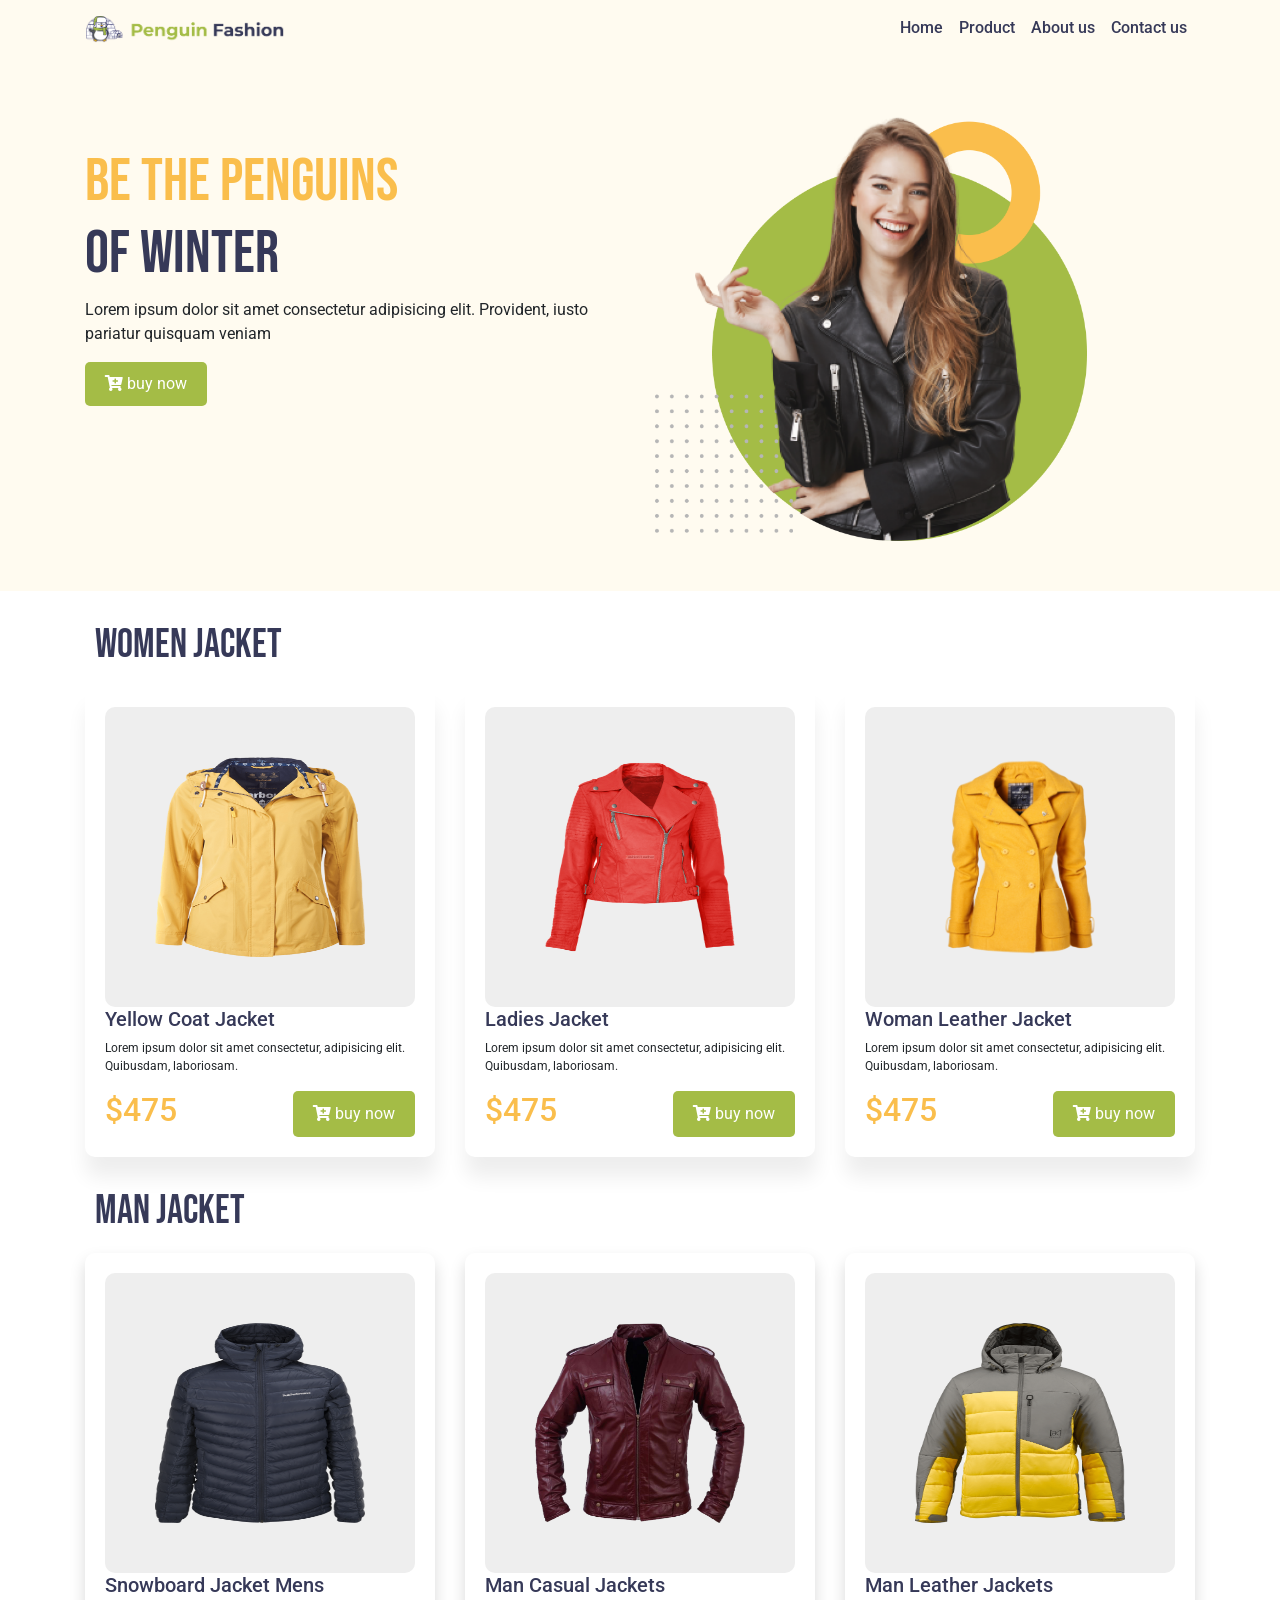
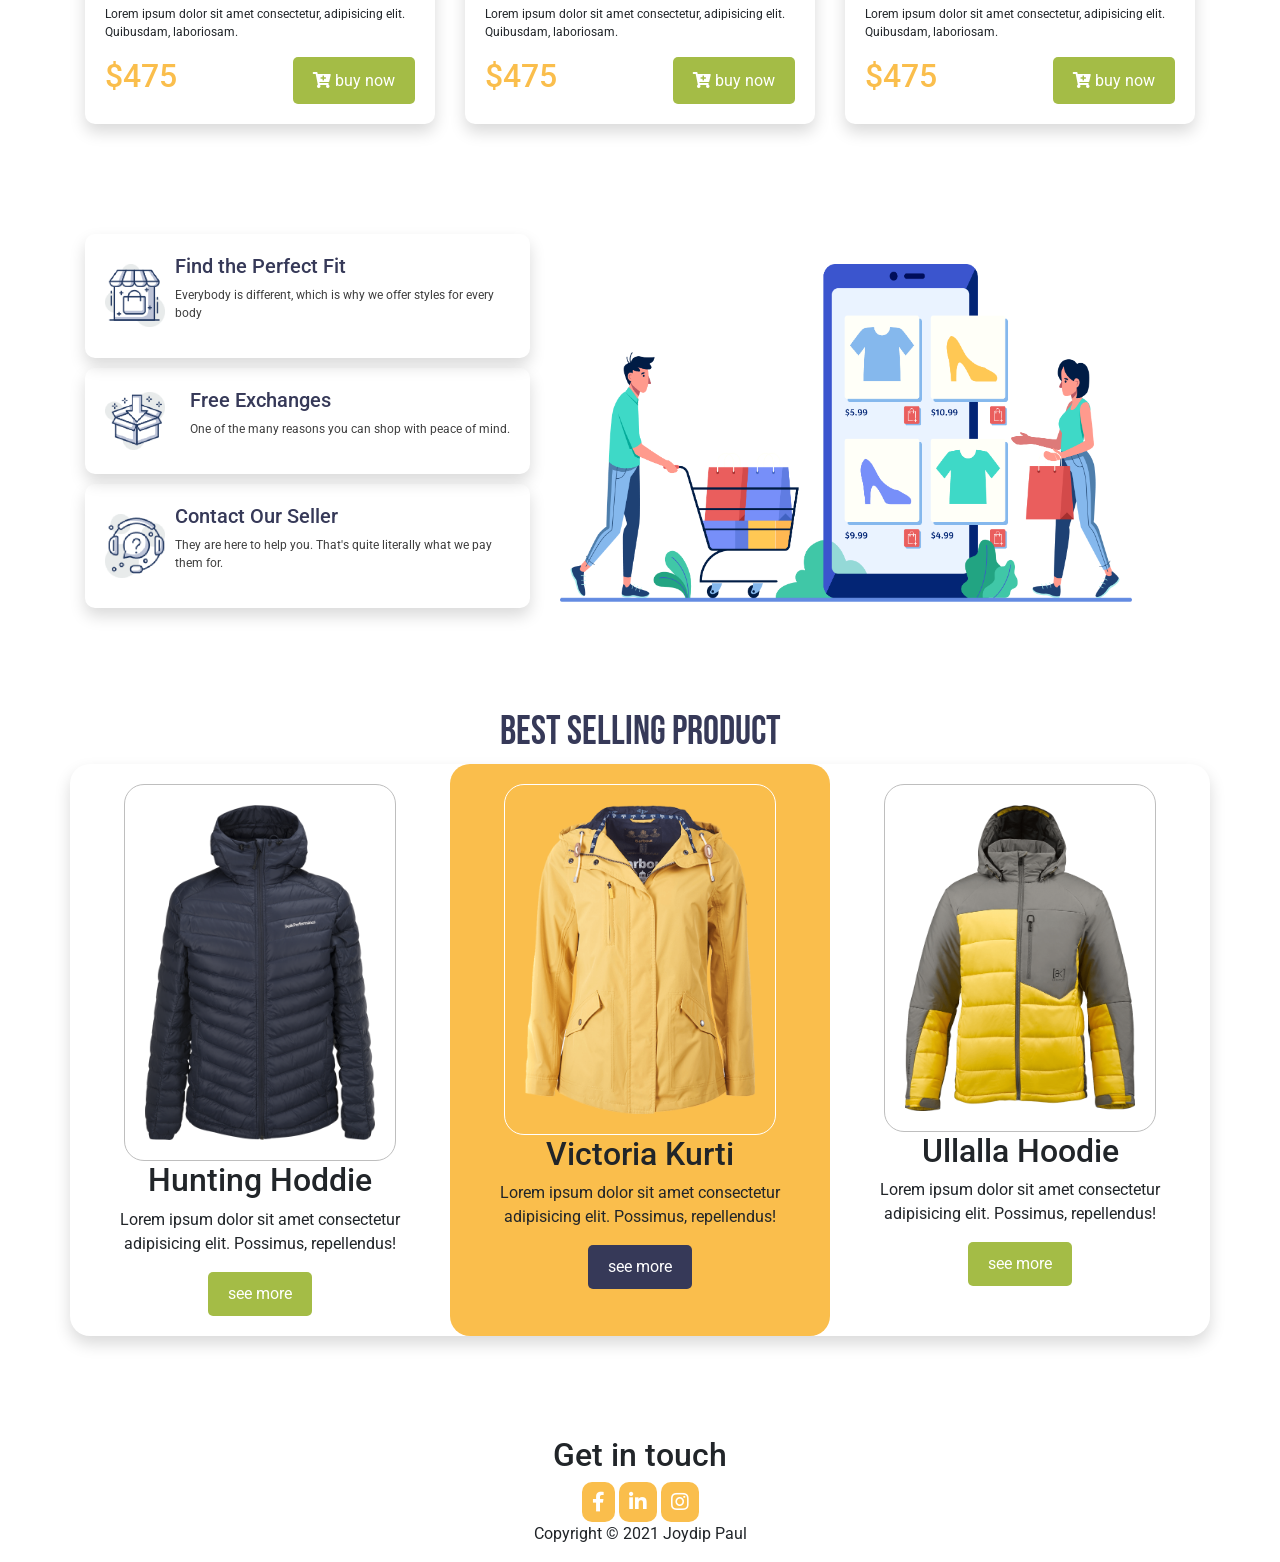
<file: Penguin Fashion/index.html>
<!DOCTYPE html>
<html lang="en">
<head>
    <meta charset="UTF-8">
    <meta name="viewport" content="width=device-width, initial-scale=1.0">
    <title>Penguin Fashion</title>
    <link rel="stylesheet" href="css/bootstrap.min.css">
    <link rel="stylesheet" href="css/font-awesome.min.css">
    <link rel="stylesheet" href="css/style.css">
    <link rel="stylesheet" href="css/responsive.css">
</head>
<body>
    <!-- NavBar Area Start -->
    <nav class="navbar navbar-expand-lg navbar">
        <div class="container">
            <a class="navbar-brand" href="#">
                <img src="img/logo.png" alt="Logo" class="logo">
            </a>
            <button class="navbar-toggler" type="button" data-bs-toggle="collapse" data-bs-target="#navbarNav" aria-controls="navbarNav" aria-expanded="false" aria-label="Toggle navigation">
                <span class="navbar-toggler-icon"></span>
            </button>
            <div class="collapse navbar-collapse" id="navbarNav">
                
                <ul class="navbar-nav ml-auto">
                    <li class="nav-item">
                        <a class="nav-link active" aria-current="page" href="#">Home</a>
                    </li>
                    <li class="nav-item">
                        <a class="nav-link" href="#">Product</a>
                    </li>
                    <li class="nav-item">
                        <a class="nav-link" href="#">About us</a>
                    </li>
                    <li class="nav-item">
                        <a class="nav-link" href="#">Contact us</a>
                    </li>
                </ul> 
            </div>
        </div>
    </nav>
    <!-- NavBar Area End -->


    <!-- Banner Area Start -->
    <section class="banner-area">
        <div class="container">
            <div class="row">
                <div class="col-lg-6 banner-content">
                   <h2> <span>Be The penguins</span> <br> of winter</h2>
                   <p>Lorem ipsum dolor sit amet consectetur adipisicing elit. Provident, iusto pariatur quisquam veniam</p>
                   <button class="theme-button"><i class="fas fa-cart-plus"></i>  buy now</button>
                </div>
                <div class="col-lg-6">
                    <img src="img/banner-1.png" alt="" class="banner-img img-fluid">
                </div>
            </div>
        </div>
    </section>
    <!-- Banner Area End -->


    <!-- Women Category Start -->
    <section class="women-category">
        <div class="container">
            <div class="product-title">
                <h3>Women Jacket</h3>
            </div>
            <div class="row">
                <div class="col-xl-4 col-lg-4 col-md-4">
                    <div class="single-item">
                        <div class="imgbox">
                            <img src="img/gDress-1.png" alt="" class="img-fluid">
                        </div>
                        <div class="card-content">
                            <h2>Yellow Coat Jacket </h2>
                            <p>Lorem ipsum dolor sit amet consectetur, adipisicing elit. Quibusdam, laboriosam.</p>
                        </div>
                        <div class="CardFooter">
                            <h2>$475</h2>
                            <button class="theme-button"><i class="fas fa-cart-plus"></i>  buy now</button>
                        </div>
                    </div>
                </div>

                <div class="col-xl-4 col-lg-4 col-md-4">
                    <div class="single-item">
                        <div class="imgbox">
                            <img src="img/gDress-2.png" alt="" class="img-fluid">
                        </div>
                        <div class="card-content">
                            <h2>Ladies Jacket </h2>
                            <p>Lorem ipsum dolor sit amet consectetur, adipisicing elit. Quibusdam, laboriosam.</p>
                        </div>
                        <div class="CardFooter">
                            <h2>$475</h2>
                            <button class="theme-button"><i class="fas fa-cart-plus"></i>  buy now</button>
                        </div>
                    </div>
                </div>

                <div class="col-xl-4 col-lg-4 col-md-4">
                    <div class="single-item">
                        <div class="imgbox">
                            <img src="img/gDress-3.png" alt="" class="img-fluid">
                        </div>
                        <div class="card-content">
                            <h2>Woman Leather Jacket </h2>
                            <p>Lorem ipsum dolor sit amet consectetur, adipisicing elit. Quibusdam, laboriosam.</p>
                        </div>
                        <div class="CardFooter">
                            <h2>$475</h2>
                            <button class="theme-button"><i class="fas fa-cart-plus"></i>  buy now</button>
                        </div>
                    </div>
                </div>
            </div>
        </div>   
    </section>
      <!-- Women Category End -->


    <!-- Man Category Start -->
    <section class="man-category">
        <div class="container">
            <div class="product-title">
                <h3>Man Jacket</h3>
            </div>
            <div class="row">
                <div class="col-lg-4 col-md-4">
                    <div class="single-item shadow">
                        <div class="imgbox">
                            <img src="img/bDress-1.png" alt="" class="img-fluid">
                        </div>
                        <div class="card-content">
                            <h2>Snowboard Jacket Mens</h2>
                            <p>Lorem ipsum dolor sit amet consectetur, adipisicing elit. Quibusdam, laboriosam.</p>
                        </div>
                        <div class="CardFooter">
                            <h2>$475</h2>
                            <button class="theme-button"><i class="fas fa-cart-plus"></i>  buy now</button>
                        </div>
                    </div>
                </div>

                <div class="col-lg-4 col-md-4">
                    <div class="single-item shadow">
                        <div class="imgbox">
                            <img src="img/bDress-2.png" alt="" class="img-fluid">
                        </div>
                        <div class="card-content">
                            <h2>Man Casual Jackets</h2>
                            <p>Lorem ipsum dolor sit amet consectetur, adipisicing elit. Quibusdam, laboriosam.</p>
                        </div>
                        <div class="CardFooter">
                            <h2>$475</h2>
                            <button class="theme-button"><i class="fas fa-cart-plus"></i>  buy now</button>
                        </div>
                    </div>
                </div>

                <div class="col-lg-4 col-md-4">
                    <div class="single-item shadow">
                        <div class="imgbox">
                            <img src="img/bDress-3.png" alt="" class="img-fluid">
                        </div>
                        <div class="card-content">
                            <h2>Man Leather Jackets</h2>
                            <p>Lorem ipsum dolor sit amet consectetur, adipisicing elit. Quibusdam, laboriosam.</p>
                        </div>
                        <div class="CardFooter">
                            <h2>$475</h2>
                            <button class="theme-button"><i class="fas fa-cart-plus"></i>  buy now</button>
                        </div>
                    </div>
                </div>
            </div>
        </div>   
    </section>
        <!-- Man Category End -->


    <!-- About Area Start -->
    <section class="about-area h-100">
        <div class="container">
            <div class="row">
                <div class="col-lg-5">
                    <div class="single-box shadow">
                        <div class="icon">
                            <img src="img/icon-1.png" alt="">
                        </div>
                        <div class="box-content">
                            <h2>Find the Perfect Fit</h2>
                            <p>Everybody is different, which is why we
                                offer styles for every body</p>
                        </div>
                    </div>

                    <div class="single-box shadow">
                        <div class="icon">
                            <img src="img/icon-2.png" alt="">
                        </div>
                        <div class="box-content">
                            <h2>Free Exchanges</h2>
                            <p>One of the many reasons you can shop
                                with peace of mind.</p>
                        </div>
                    </div>

                    <div class="single-box shadow">
                        <div class="icon">
                            <img src="img/icon-3.png" alt="">
                        </div>
                        <div class="box-content">
                            <h2>Contact Our Seller</h2>
                            <p>They are here to help you. That's quite 
                                literally what we pay them for.</p>
                        </div>
                    </div>
                </div>
                <div class="col-lg-7">
                    <div class="banner-img-2">
                        <img src="img/banner-2.png" alt="">
                    </div>
                </div>
            </div>
        </div>
    </section>
     <!-- About Area End -->


    <!-- Best Product Area Start -->
    <section class="best-product h-100">
        <div class="container">
            <h3 class="text-center Product-title">Best Selling Product</h3>
            <div class="row shadow" style="border-radius:20px">
                <div class="col-lg-4 best-product-box  text-center">
                    <img src="img/bDress-1.png" alt="" class="img-fluid">
                    <h2>Hunting Hoddie</h2>
                    <p>Lorem ipsum dolor sit amet consectetur adipisicing elit. Possimus, repellendus!</p>
                    <button class="theme-button">see more</button>
                </div>
                
                <div class="col-lg-4 best-product-box  text-center middle">
                    <img src="img/gDress-1.png" alt="" class="img-fluid">
                    <h2>Victoria Kurti</h2>
                    <p>Lorem ipsum dolor sit amet consectetur adipisicing elit. Possimus, repellendus!</p>
                    <button class="theme-button">see more</button>
                </div>

                <div class="col-lg-4 best-product-box  text-center">
                    <img src="img/bDress-3.png" alt="" class="img-fluid">
                    <h2>Ullalla Hoodie</h2>
                    <p>Lorem ipsum dolor sit amet consectetur adipisicing elit. Possimus, repellendus!</p>
                    <button class="theme-button">see more</button>
                </div>
            </div>
        </div>
    </section>
    <!-- Best Product Area End -->


    <!-- Footer Area Start -->
    <section class="footer-area h-100">
        <div class="container">
            <div class="col-lg-12">
                <h2 class="text-center">Get in touch</h2>
                <div class="social-link text-center">
                    <a href="https://www.facebook.com/joydippaul72/" target="_blank"><i class="fab fa-facebook-f"></i></a>
                    <a href="https://www.linkedin.com/in/joydip-paul-90b447190/" target="_blank"><i class="fab fa-linkedin-in"></i></a>
                    <a href="https://www.instagram.com/joydip_jishu/" target="_blank"><i class="fab fa-instagram"></i></a>
                </div>
                <p class="text-center">Copyright © 2021 Joydip Paul</p>
            </div>
        </div>
    </section>
    <!-- Footer Area End -->



    
    <script src="js/bootstrap.min.js"></script>
</body>
</html>
</file>
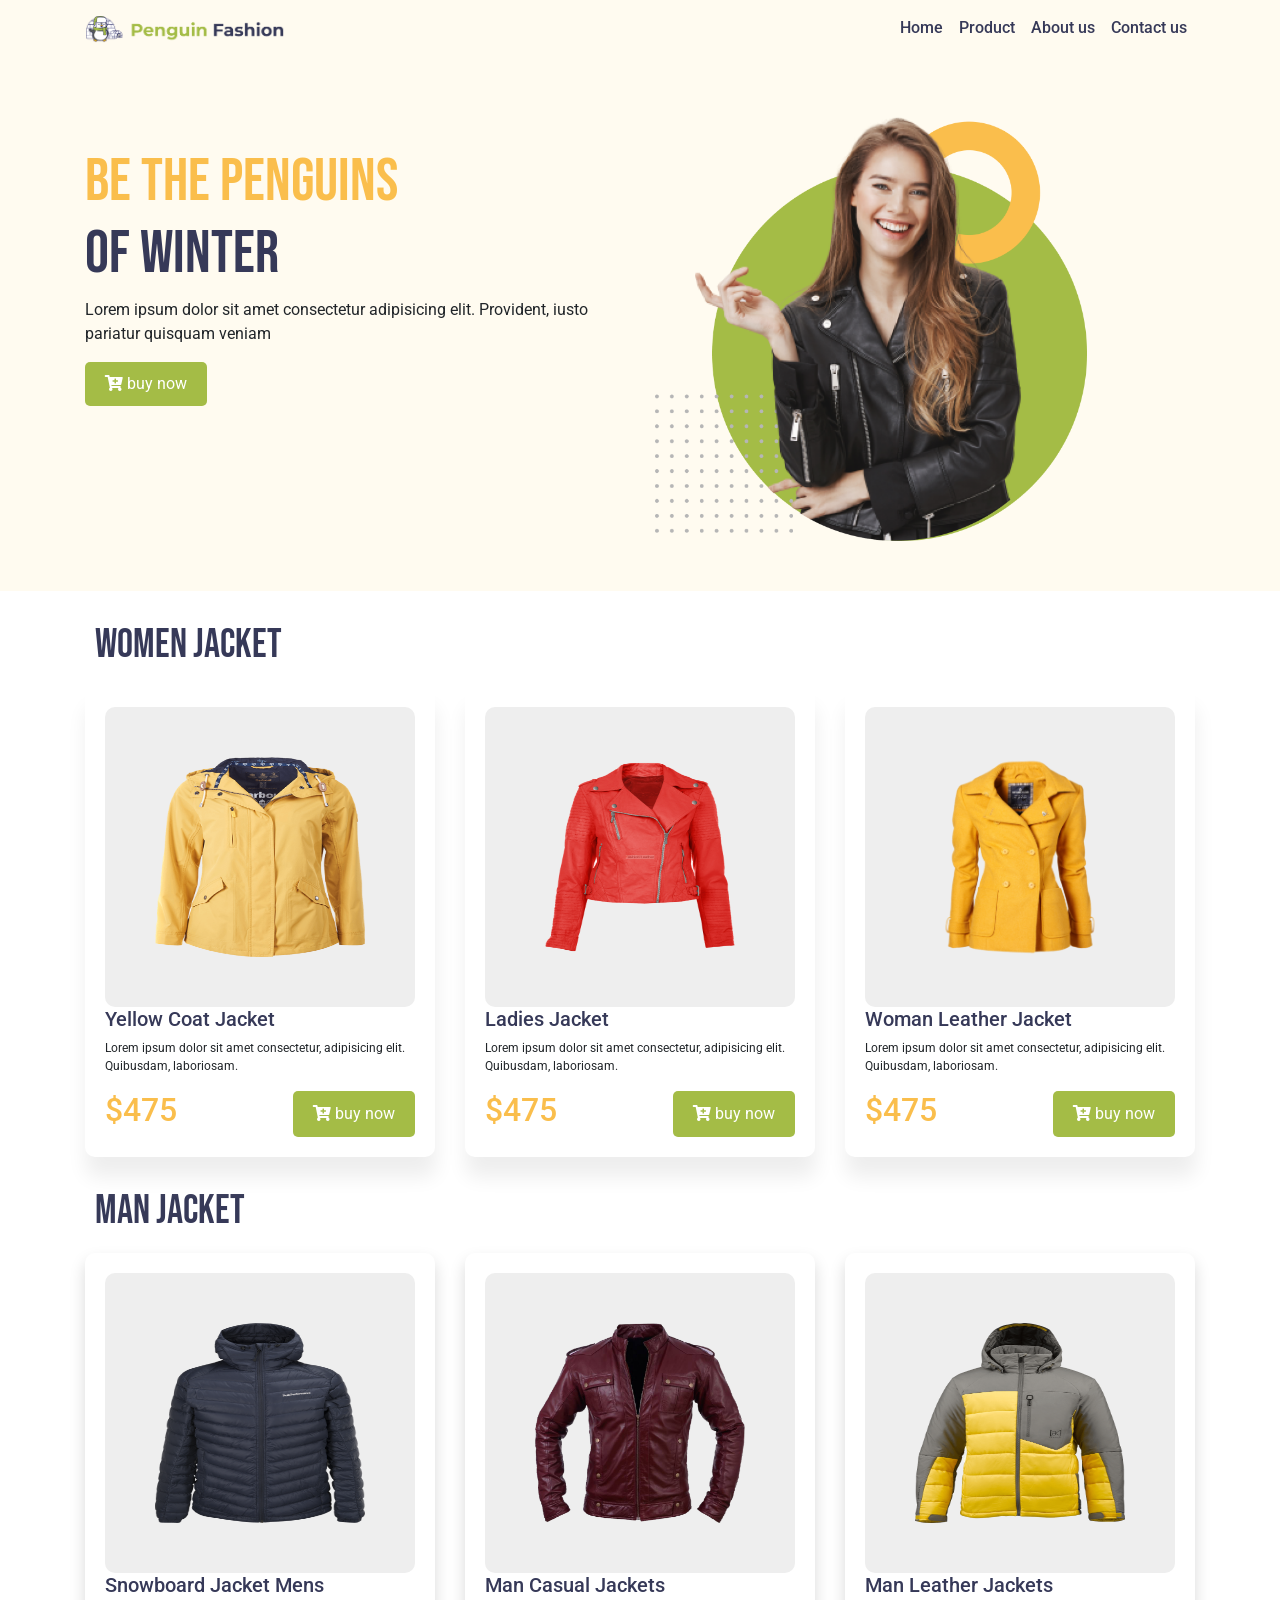
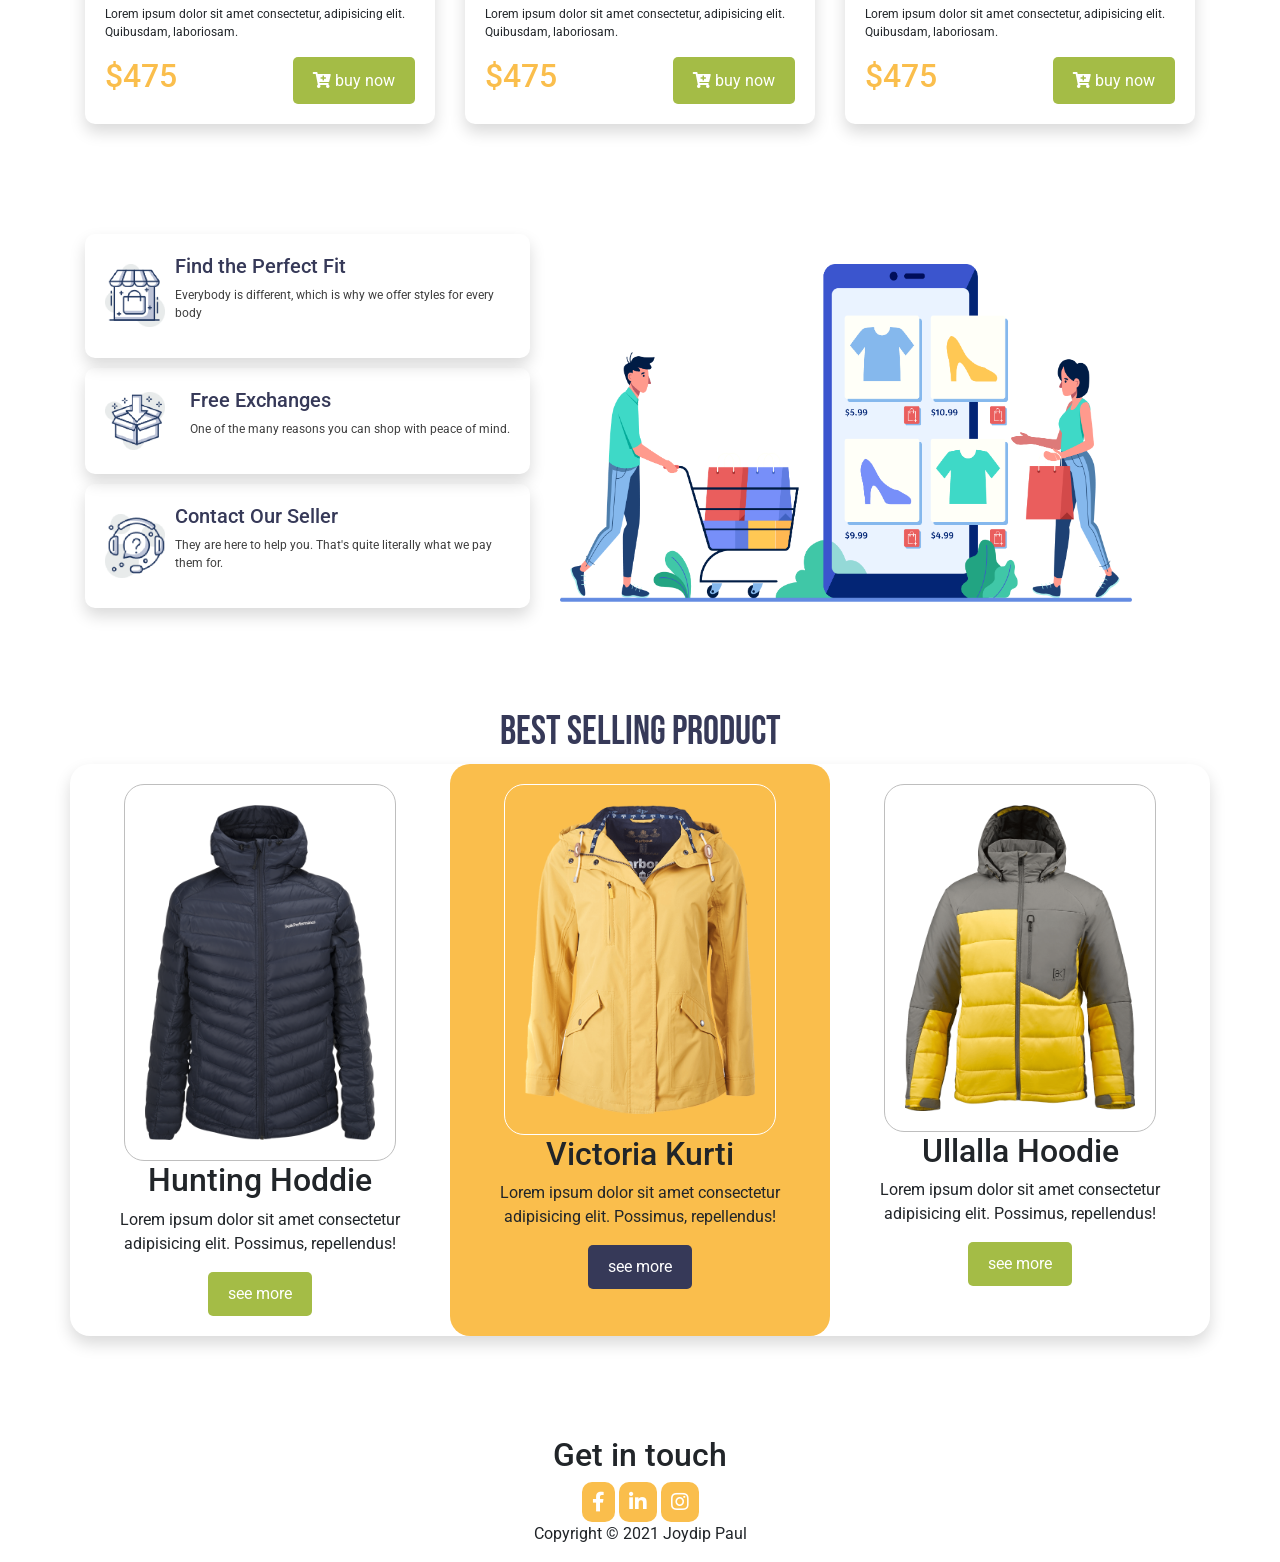
<file: PenguinFashion/index.html>
<!DOCTYPE html>
<html lang="en">
<head>
    <meta charset="UTF-8">
    <meta name="viewport" content="width=device-width, initial-scale=1.0">
    <title>Penguin Fashion</title>
    <link rel="stylesheet" href="css/bootstrap.min.css">
    <link rel="stylesheet" href="css/font-awesome.min.css">
    <link rel="stylesheet" href="css/style.css">
    <link rel="stylesheet" href="css/responsive.css">
</head>
<body>
    <!-- NavBar Area Start -->
    <nav class="navbar navbar-expand-lg navbar">
        <div class="container">
            <a class="navbar-brand" href="#">
                <img src="img/logo.png" alt="Logo" class="logo">
            </a>
            <button class="navbar-toggler" type="button" data-bs-toggle="collapse" data-bs-target="#navbarNav" aria-controls="navbarNav" aria-expanded="false" aria-label="Toggle navigation">
                <span class="navbar-toggler-icon"></span>
            </button>
            <div class="collapse navbar-collapse" id="navbarNav">
                
                <ul class="navbar-nav ml-auto">
                    <li class="nav-item">
                        <a class="nav-link active" aria-current="page" href="#">Home</a>
                    </li>
                    <li class="nav-item">
                        <a class="nav-link" href="#">Product</a>
                    </li>
                    <li class="nav-item">
                        <a class="nav-link" href="#">About us</a>
                    </li>
                    <li class="nav-item">
                        <a class="nav-link" href="#">Contact us</a>
                    </li>
                </ul> 
            </div>
        </div>
    </nav>
    <!-- NavBar Area End -->


    <!-- Banner Area Start -->
    <section class="banner-area">
        <div class="container">
            <div class="row">
                <div class="col-lg-6 banner-content">
                   <h2> <span>Be The penguins</span> <br> of winter</h2>
                   <p>Lorem ipsum dolor sit amet consectetur adipisicing elit. Provident, iusto pariatur quisquam veniam</p>
                   <button class="theme-button"><i class="fas fa-cart-plus"></i>  buy now</button>
                </div>
                <div class="col-lg-6">
                    <img src="img/banner-1.png" alt="" class="banner-img img-fluid">
                </div>
            </div>
        </div>
    </section>
    <!-- Banner Area End -->


    <!-- Women Category Start -->
    <section class="women-category">
        <div class="container">
            <div class="product-title">
                <h3>Women Jacket</h3>
            </div>
            <div class="row">
                <div class="col-xl-4 col-lg-4 col-md-4">
                    <div class="single-item">
                        <div class="imgbox">
                            <img src="img/gDress-1.png" alt="" class="img-fluid">
                        </div>
                        <div class="card-content">
                            <h2>Yellow Coat Jacket </h2>
                            <p>Lorem ipsum dolor sit amet consectetur, adipisicing elit. Quibusdam, laboriosam.</p>
                        </div>
                        <div class="CardFooter">
                            <h2>$475</h2>
                            <button class="theme-button"><i class="fas fa-cart-plus"></i>  buy now</button>
                        </div>
                    </div>
                </div>

                <div class="col-xl-4 col-lg-4 col-md-4">
                    <div class="single-item">
                        <div class="imgbox">
                            <img src="img/gDress-2.png" alt="" class="img-fluid">
                        </div>
                        <div class="card-content">
                            <h2>Ladies Jacket </h2>
                            <p>Lorem ipsum dolor sit amet consectetur, adipisicing elit. Quibusdam, laboriosam.</p>
                        </div>
                        <div class="CardFooter">
                            <h2>$475</h2>
                            <button class="theme-button"><i class="fas fa-cart-plus"></i>  buy now</button>
                        </div>
                    </div>
                </div>

                <div class="col-xl-4 col-lg-4 col-md-4">
                    <div class="single-item">
                        <div class="imgbox">
                            <img src="img/gDress-3.png" alt="" class="img-fluid">
                        </div>
                        <div class="card-content">
                            <h2>Woman Leather Jacket </h2>
                            <p>Lorem ipsum dolor sit amet consectetur, adipisicing elit. Quibusdam, laboriosam.</p>
                        </div>
                        <div class="CardFooter">
                            <h2>$475</h2>
                            <button class="theme-button"><i class="fas fa-cart-plus"></i>  buy now</button>
                        </div>
                    </div>
                </div>
            </div>
        </div>   
    </section>
      <!-- Women Category End -->


    <!-- Man Category Start -->
    <section class="man-category">
        <div class="container">
            <div class="product-title">
                <h3>Man Jacket</h3>
            </div>
            <div class="row">
                <div class="col-lg-4 col-md-4">
                    <div class="single-item shadow">
                        <div class="imgbox">
                            <img src="img/bDress-1.png" alt="" class="img-fluid">
                        </div>
                        <div class="card-content">
                            <h2>Snowboard Jacket Mens</h2>
                            <p>Lorem ipsum dolor sit amet consectetur, adipisicing elit. Quibusdam, laboriosam.</p>
                        </div>
                        <div class="CardFooter">
                            <h2>$475</h2>
                            <button class="theme-button"><i class="fas fa-cart-plus"></i>  buy now</button>
                        </div>
                    </div>
                </div>

                <div class="col-lg-4 col-md-4">
                    <div class="single-item shadow">
                        <div class="imgbox">
                            <img src="img/bDress-2.png" alt="" class="img-fluid">
                        </div>
                        <div class="card-content">
                            <h2>Man Casual Jackets</h2>
                            <p>Lorem ipsum dolor sit amet consectetur, adipisicing elit. Quibusdam, laboriosam.</p>
                        </div>
                        <div class="CardFooter">
                            <h2>$475</h2>
                            <button class="theme-button"><i class="fas fa-cart-plus"></i>  buy now</button>
                        </div>
                    </div>
                </div>

                <div class="col-lg-4 col-md-4">
                    <div class="single-item shadow">
                        <div class="imgbox">
                            <img src="img/bDress-3.png" alt="" class="img-fluid">
                        </div>
                        <div class="card-content">
                            <h2>Man Leather Jackets</h2>
                            <p>Lorem ipsum dolor sit amet consectetur, adipisicing elit. Quibusdam, laboriosam.</p>
                        </div>
                        <div class="CardFooter">
                            <h2>$475</h2>
                            <button class="theme-button"><i class="fas fa-cart-plus"></i>  buy now</button>
                        </div>
                    </div>
                </div>
            </div>
        </div>   
    </section>
        <!-- Man Category End -->


    <!-- About Area Start -->
    <section class="about-area h-100">
        <div class="container">
            <div class="row about">
                <div class="col-lg-5">
                    <div class="single-box shadow">
                        <div class="icon">
                            <img src="img/icon-1.png" alt="">
                        </div>
                        <div class="box-content">
                            <h2>Find the Perfect Fit</h2>
                            <p>Everybody is different, which is why we
                                offer styles for every body</p>
                        </div>
                    </div>

                    <div class="single-box shadow">
                        <div class="icon">
                            <img src="img/icon-2.png" alt="">
                        </div>
                        <div class="box-content">
                            <h2>Free Exchanges</h2>
                            <p>One of the many reasons you can shop
                                with peace of mind.</p>
                        </div>
                    </div>

                    <div class="single-box shadow">
                        <div class="icon">
                            <img src="img/icon-3.png" alt="">
                        </div>
                        <div class="box-content">
                            <h2>Contact Our Seller</h2>
                            <p>They are here to help you. That's quite 
                                literally what we pay them for.</p>
                        </div>
                    </div>
                </div>
                <div class="col-lg-7">
                    <div class="banner-img-2">
                        <img src="img/banner-2.png" alt="">
                    </div>
                </div>
            </div>
        </div>
    </section>
     <!-- About Area End -->


    <!-- Best Product Area Start -->
    <section class="best-product h-100">
        <div class="container">
            <h3 class="text-center Product-title">Best Selling Product</h3>
            <div class="row shadow" style="border-radius:20px">
                <div class="col-lg-4 best-product-box  text-center">
                    <img src="img/bDress-1.png" alt="" class="img-fluid">
                    <h2>Hunting Hoddie</h2>
                    <p>Lorem ipsum dolor sit amet consectetur adipisicing elit. Possimus, repellendus!</p>
                    <button class="theme-button">see more</button>
                </div>
                
                <div class="col-lg-4 best-product-box  text-center middle">
                    <img src="img/gDress-1.png" alt="" class="img-fluid">
                    <h2>Victoria Kurti</h2>
                    <p>Lorem ipsum dolor sit amet consectetur adipisicing elit. Possimus, repellendus!</p>
                    <button class="theme-button">see more</button>
                </div>

                <div class="col-lg-4 best-product-box  text-center">
                    <img src="img/bDress-3.png" alt="" class="img-fluid">
                    <h2>Ullalla Hoodie</h2>
                    <p>Lorem ipsum dolor sit amet consectetur adipisicing elit. Possimus, repellendus!</p>
                    <button class="theme-button">see more</button>
                </div>
            </div>
        </div>
    </section>
    <!-- Best Product Area End -->


    <!-- Footer Area Start -->
    <section class="footer-area h-100">
        <div class="container">
            <div class="col-lg-12">
                <h2 class="text-center">Get in touch</h2>
                <div class="social-link text-center">
                    <a href="https://www.facebook.com/joydippaul72/" target="_blank"><i class="fab fa-facebook-f"></i></a>
                    <a href="https://www.linkedin.com/in/joydip-paul-90b447190/" target="_blank"><i class="fab fa-linkedin-in"></i></a>
                    <a href="https://www.instagram.com/joydip_jishu/" target="_blank"><i class="fab fa-instagram"></i></a>
                </div>
                <p class="text-center">Copyright © 2021 Joydip Paul</p>
            </div>
        </div>
    </section>
    <!-- Footer Area End -->



    
    <script src="js/bootstrap.min.js"></script>
</body>
</html>
</file>
<file: Penguin Fashion/css/style.css>
@import url('https://fonts.googleapis.com/css2?family=Bebas+Neue&display=swap');
@import url('https://fonts.googleapis.com/css2?family=Roboto:wght@300;400;500;700&display=swap');
body{
    margin: 0;
    padding: 0;
    font-family: 'Roboto', sans-serif;
}
.h-100{
    margin-top: 100px;
}
/* NavBar Area Start */
.logo{
    width: 200px;
}
.navbar{
    background-color: #FFFBF0;
}
.navbar-toggler{
    color: #ffffff;
    background-color: #363958;
}
.navbar-nav li a{
    color: #363958;
    font-weight: 500;
}
/* NavBar Area End */

/* Banner Area Start */
.banner-area{
    background-color: #FFFBF0;
    padding: 50px 0;
}
.banner-img{
    width: 80%;
}
.banner-content{
    margin-top: 40px;
}
.banner-content h2{
    font-family: 'Bebas Neue', cursive;
    font-size: 60px;
    color: #363958;
}
.banner-content h2 span{
    color: #FABE4C;
}
.theme-button{
    padding: 10px 20px;
    background-color: #A4BC46;
    border-radius: 5px;
    border: none;
    color: #fff;
    outline: none;
}
/* Banner Area End  */

/* Women and man Category Start */
.product-title h3{
    color: #363958;
    font-family: 'Bebas Neue', cursive;
    font-size: 40px;
    padding: 10px;
    margin-top: 20px;
}
.single-item{
    border-radius: 10px;
    padding: 20px;
    box-shadow: 1px 20px 20px #eee;
}
.imgbox img{
    width: 100%;
    padding: 50px;
    background-color: #eee;
    border-radius: 10px;
    height: 300px;
}
.card-content h2{
    font-size: 20px;
    color: #363958;
    font-weight: 500;
}
.card-content p{
    font-size: 12px;
}
.CardFooter{
    display: flex;
    justify-content: space-between;
}
.CardFooter h2{
    color: #FABE4C;
}
/* Women and man Category End */




/* About Area Start */
.single-box{
    display: flex;
    justify-content: space-between;
    align-items: center;
    border-radius: 10px;
    padding: 20px;
    margin-top: 10px;
}
.icon img{
    width: 60px;
}
.box-content{
    margin-left: 10px;
}
.box-content h2{
    font-size: 20px;
    color: #363958;
}
.box-content p{
    font-size: 12px;
    color: #3E3E3E;
}
.banner-img-2 img{
    width: 90%;
    margin-top: 40px;
}
/* About Area End */


/* Best Product Area Start */
.best-product-box{
    padding: 20px;
    border-radius: 20px;
}
.best-product-box img{
    width: 80%;
    border: .5px solid #bebebe;
    border-radius: 20px;
    padding: 20px;
}
.middle{
    background-color: #FABE4C;
}
.middle img{
    border: .5px solid #fff;
}
.middle button{
    background-color: #363958;
    color: #fff;
}
.Product-title{
    font-size: 40px;
    text-transform: uppercase;
    font-family: 'Bebas Neue', cursive;
    color: #363958;
}
/* Best Product Area End */


/* Footer Area Start */
.social-link i{
    font-size: 20px;
    background-color: #FABE4C;
    padding: 10px;
    color: #fff;
    border-radius: 10px;
}
/* Footer Area End */
</file>
<file: Penguin Fashion/css/responsive.css>
/* Medium Layout: 1280px. */

@media only screen and (min-width: 992px) and (max-width: 1200px) {
    
}


/* Tablet Layout: 768px. */

@media only screen and (min-width: 768px) and (max-width: 991px) {
    .imgbox img {
        padding: 20px;
        height: 200px;
    }
    .card-content h2 {
        font-size: 18px;
    }
    .CardFooter h2 {
        font-size: 20px;
    }
    .theme-button{
        padding: 5px 10px;
    }
    .best-product-box img {
        width: 50%;
        height: 400px;
    }
    .single-box {
        flex-direction: column;
        text-align: center;
    }
}


/* Mobile Layout: 320px. */

@media only screen and (max-width: 767px) {
    .product-title h3 {
        font-size: 30px;
    }
    .single-box {
        flex-direction: column;
        text-align: center;
    }
}


/* Wide Mobile Layout: 480px. */

@media only screen and (min-width: 480px) and (max-width: 767px) {
    .imgbox img {
        height: 400px;
    }
}
</file>
<file: PenguinFashion/css/style.css>
@import url('https://fonts.googleapis.com/css2?family=Bebas+Neue&display=swap');
@import url('https://fonts.googleapis.com/css2?family=Roboto:wght@300;400;500;700&display=swap');
body{
    margin: 0;
    padding: 0;
    font-family: 'Roboto', sans-serif;
}
.h-100{
    margin-top: 100px;
}
/* NavBar Area Start */
.logo{
    width: 200px;
}
.navbar{
    background-color: #FFFBF0;
}
.navbar-toggler{
    color: #ffffff;
    background-color: #363958;
}
.navbar-nav li a{
    color: #363958;
    font-weight: 500;
}
/* NavBar Area End */

/* Banner Area Start */
.banner-area{
    background-color: #FFFBF0;
    padding: 50px 0;
}
.banner-img{
    width: 80%;
}
.banner-content{
    margin-top: 40px;
}
.banner-content h2{
    font-family: 'Bebas Neue', cursive;
    font-size: 60px;
    color: #363958;
}
.banner-content h2 span{
    color: #FABE4C;
}
.theme-button{
    padding: 10px 20px;
    background-color: #A4BC46;
    border-radius: 5px;
    border: none;
    color: #fff;
    outline: none;
}
/* Banner Area End  */

/* Women and man Category Start */
.product-title h3{
    color: #363958;
    font-family: 'Bebas Neue', cursive;
    font-size: 40px;
    padding: 10px;
    margin-top: 20px;
}
.single-item{
    border-radius: 10px;
    padding: 20px;
    box-shadow: 1px 20px 20px #eee;
}
.imgbox img{
    width: 100%;
    padding: 50px;
    background-color: #eee;
    border-radius: 10px;
    height: 300px;
}
.card-content h2{
    font-size: 20px;
    color: #363958;
    font-weight: 500;
}
.card-content p{
    font-size: 12px;
}
.CardFooter{
    display: flex;
    justify-content: space-between;
}
.CardFooter h2{
    color: #FABE4C;
}
/* Women and man Category End */




/* About Area Start */
.single-box{
    display: flex;
    justify-content: space-between;
    align-items: center;
    border-radius: 10px;
    padding: 20px;
    margin-top: 10px;
}
.icon img{
    width: 60px;
}
.box-content{
    margin-left: 10px;
}
.box-content h2{
    font-size: 20px;
    color: #363958;
}
.box-content p{
    font-size: 12px;
    color: #3E3E3E;
}
.banner-img-2 img{
    width: 90%;
    margin-top: 40px;
}
/* About Area End */


/* Best Product Area Start */
.best-product-box{
    padding: 20px;
    border-radius: 20px;
}
.best-product-box:hover{
    background-color: #dddddd;
    border-radius: 0;
    cursor: pointer;
    transition: .7s;
}
.best-product-box img{
    width: 80%;
    border: .5px solid #bebebe;
    border-radius: 20px;
    padding: 20px;
}
.middle{
    background-color: #FABE4C;
}
.middle img{
    border: .5px solid #fff;
}
.middle button{
    background-color: #363958;
    color: #fff;
}
.middle button:hover{
    background-color: #fff;
    color: #363958;
}
.Product-title{
    font-size: 40px;
    text-transform: uppercase;
    font-family: 'Bebas Neue', cursive;
    color: #363958;
}
/* Best Product Area End */


/* Footer Area Start */
.social-link i{
    font-size: 20px;
    background-color: #FABE4C;
    padding: 10px;
    color: #fff;
    border-radius: 10px;
}
/* Footer Area End */
</file>
<file: PenguinFashion/css/responsive.css>
/* Medium Layout: 1280px. */

@media only screen and (min-width: 992px) and (max-width: 1200px) {
    
}


/* Tablet Layout: 768px. */

@media only screen and (min-width: 768px) and (max-width: 991px) {
    .imgbox img {
        padding: 20px;
        height: 200px;
    }
    .card-content h2 {
        font-size: 18px;
    }
    .CardFooter h2 {
        font-size: 20px;
    }
    .theme-button{
        padding: 5px 10px;
    }
    .best-product-box img {
        width: 50%;
        height: 400px;
    }
    .single-box {
        flex-direction: column;
        text-align: center;
    }
}


/* Mobile Layout: 320px. */

@media only screen and (max-width: 767px) {
    .product-title h3 {
        font-size: 30px;
    }
    .single-box {
        flex-direction: column;
        text-align: center;
    }
    .about{
        flex-direction: column-reverse;
    }
}


/* Wide Mobile Layout: 480px. */

@media only screen and (min-width: 480px) and (max-width: 767px) {
    .imgbox img {
        height: 400px;
    }
}
</file>
